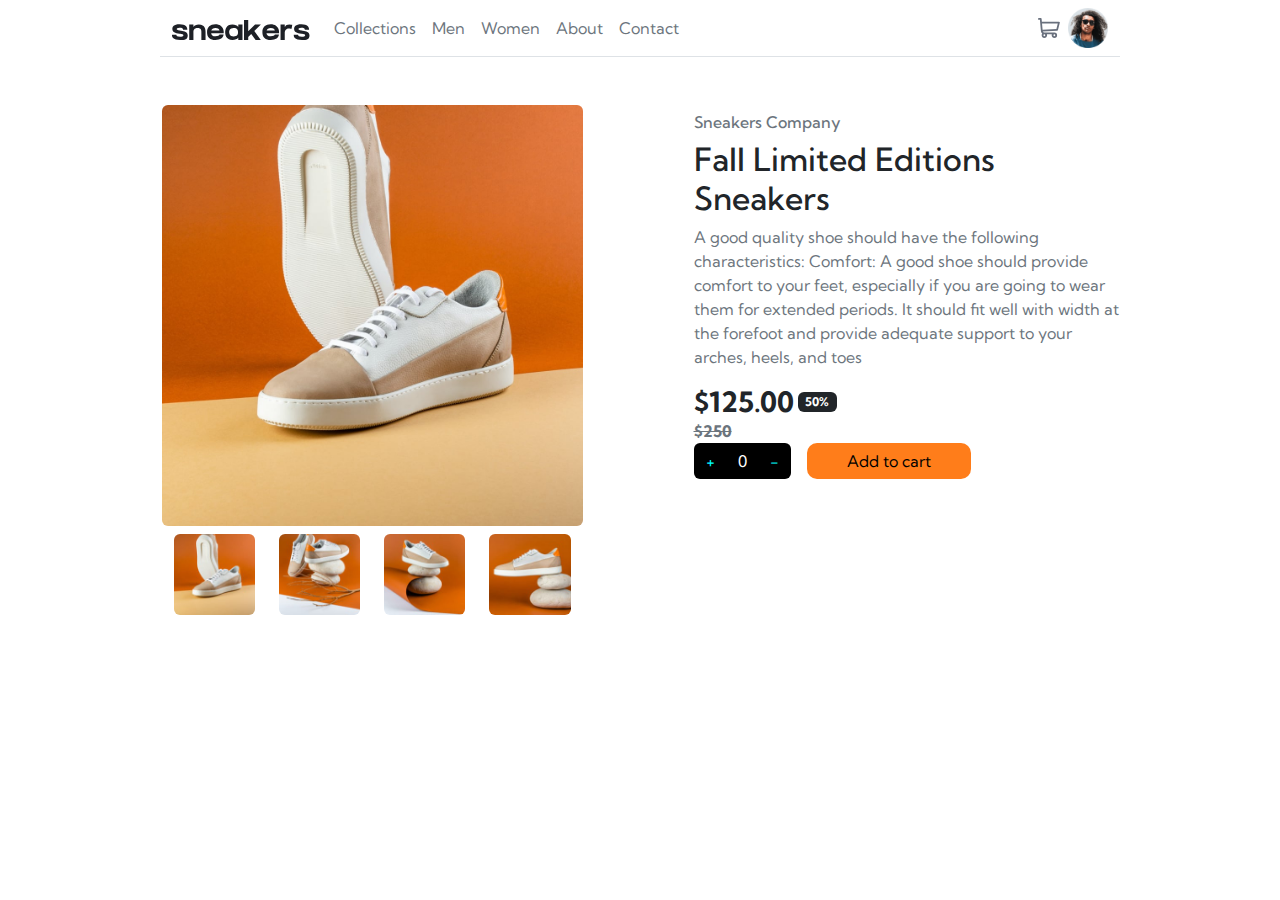
<file: index.html>
<!DOCTYPE html>
<html lang="en">
<head>
    <meta charset="UTF-8">
    <meta name="viewport" content="width=device-width, initial-scale=1.0">
    <link rel="stylesheet" href="assets/styles/bootstrap.min.css">
    <link rel="stylesheet" href="assets/scripts/sneekers.css">
    <link rel="preconnect" href="https://fonts.googleapis.com">
<link rel="preconnect" href="https://fonts.gstatic.com" crossorigin>
<link href="https://fonts.googleapis.com/css2?family=Kumbh+Sans:wght@100..900&display=swap" rel="stylesheet"> 
    <title>Snikers</title>
</head>
<body>
<!-- Navbar -->
 <div class="d-flex justify-content-center">
  <nav class="navbar navbar-expand-lg bg-white border-bottom w-75">
    <div class="container-fluid">
      <a class="navbar-brand" href="#"><img src="assets/images/logo.svg" alt=""></a>
      <button class="navbar-toggler" type="button" data-bs-toggle="collapse" data-bs-target="#navbarSupportedContent" aria-controls="navbarSupportedContent" aria-expanded="false" aria-label="Toggle navigation">
        <span class="navbar-toggler-icon"></span>
      </button>
      <div class="collapse navbar-collapse" id="navbarSupportedContent">
        <ul class="navbar-nav me-auto mb-2 mb-lg-0">
          <li class="nav-item">
            <a class="nav-link text-secondary" href="#">Collections</a>
          </li>
          <li class="nav-item">
            <a class="nav-link text-secondary" href="#">Men</a>
          </li>
  
          <li class="nav-item">
            <a class="nav-link text-secondary" href="#">Women</a>
          </li>
  
          <li class="nav-item">
            <a class="nav-link text-secondary" href="#">About</a>
          </li>
  
          <li class="nav-item">
            <a class="nav-link text-secondary" href="#">Contact</a>
          </li>
        </ul>
      <div class="d-flex align-items-center gap-2">
          <img src="assets/images/icon-cart.svg" alt="" data-bs-toggle="modal" data-bs-target="#cartModal">
          
        <img src="assets/images/image-avatar.png" width="40px" alt="">
      </div>
      </div>
    </div>
  </nav>
  
 </div>
<!-- Navbar -->
<!-- MainContent -->
 <div class="container p-5">
<div class="row gap-1 justify-content-around">
 <div class="col-12 col-md-5 d-flex flex-column justify-content-center align-items-center gap-2">
    <img src="assets/images/image-product-1.jpg" class="rounded" width="100%" alt="" id="mainImg" data-bs-toggle="modal" data-bs-target="#imageModal">
  <div class="row w-100 p-0 justify-content-center">
    <div class="col-3"><img class="rounded" src="assets/images/image-product-1-thumbnail.jpg" width="100%" onclick="changeImg('assets/images/image-product-1.jpg')" 
      alt=""></div>
    <div class="col-3"><img class="rounded" src="assets/images/image-product-2-thumbnail.jpg" width="100%" onclick="changeImg('assets/images/image-product-2.jpg')" 
      alt=""></div> 
    <div class="col-3"><img class="rounded" src="assets/images/image-product-3-thumbnail.jpg" width="100%" onclick="changeImg('assets/images/image-product-3.jpg')" 
      alt=""></div>
    <div class="col-3"><img class="rounded" src="assets/images/image-product-4-thumbnail.jpg" width="100%" onclick="changeImg('assets/images/image-product-4.jpg')" 
      alt=""></div>
  </div>
 </div>
 <div class="col-12 col-md-5 p-2">
  <h6 class="text-secondary">Sneakers Company</h6>
  <h2>Fall Limited Editions Sneakers</h2>
  <p class="text-secondary">A good quality shoe should have the following characteristics: Comfort: A good shoe
    should provide comfort to your feet, especially if you are going to wear them for extended periods. It should 
    fit well with width at the forefoot and provide adequate support to your arches, heels, and toes</p>
    <div class="d-flex align-items-center gap-1">
    <h3 class="m-0 fw-bold">
      $125.00
    </h3>
    <span class="badge bg-dark">50%</span>
  </div>
  <del class="text-secondary fw-bold">$250</del>
  <div class="d-flex gap-3">
    <div class="btn-group border-0" role="group" aria-label="Basic example">
      <button type="button" class="btn btn-dark increament">+</button>
      <button type="button" class="btn btn-dark border-0 bg-black text-aqua" id="result">0</button>
      <button type="button" class="btn btn-dark decreament">-</button>
    </div>
  <button class="addBTN">Add to cart</button>
    </div>
  </div>
 </div>
</div>

<!-- MainContent -->
<!-- image modal  -->
<!-- Button trigger modal -->


<!-- Modal -->
<div class="modal fade" id="imageModal" tabindex="-1" aria-labelledby="exampleModalLabel" aria-hidden="true">
  <div class="modal-dialog">
    <div class="modal-content bg-transparent border-0">
   
      <div class="modal-body border-0">
        <div id="carouselExample" class="carousel slide">
          <div class="carousel-inner">
            <div class="carousel-item active">
              <img src="assets/images/image-product-1.jpg" class="d-block w-100" alt="...">
            </div>
            <div class="carousel-item">
              <img src="assets/images/image-product-2.jpg" class="d-block w-100" alt="...">
            </div>
            <div class="carousel-item">
              <img src="assets/images/image-product-3.jpg" class="d-block w-100" alt="...">
            </div>
            <div class="carousel-item">
              <img src="assets/images/image-product-4-thumbnail.jpg" class="d-block w-100" alt="...">
            </div>
          </div>
          <button class="carousel-control-prev" type="button" data-bs-target="#carouselExample" data-bs-slide="prev">
            <span class="carousel-control-prev-icon" aria-hidden="true"></span>
            <span class="visually-hidden">Previous</span>
          </button>
          <button class="carousel-control-next" type="button" data-bs-target="#carouselExample" data-bs-slide="next">
            <span class="carousel-control-next-icon" aria-hidden="true"></span>
            <span class="visually-hidden">Next</span>
          </button>
        </div>
        <div class="row w-100 p-0 justify-content-center my-3">
          <div class="col-3"><img class="rounded" src="assets/images/image-product-1-thumbnail.jpg" width="100%"  
            alt=""></div>
          <div class="col-3"><img class="rounded" src="assets/images/image-product-2-thumbnail.jpg" width="100%" 
            alt=""></div> 
          <div class="col-3"><img class="rounded" src="assets/images/image-product-3-thumbnail.jpg" width="100%" 
            alt=""></div>
          <div class="col-3"><img class="rounded" src="assets/images/image-product-4-thumbnail.jpg" width="100%" 
            alt=""></div>
        </div>
      </div>
     
    </div>
  </div>
</div>
<!-- image modal  -->
<div class="modal fade" id="cartModal" tabindex="-1" aria-labelledby="exampleModalLabel" aria-hidden="true">
  <div class="modal-dialog">
    <div class="modal-content">
      <div class="modal-header">
        <h1 class="modal-title fs-5" id="exampleModalLabel">Sneakers</h1>
        <button type="button" class="btn-close" data-bs-dismiss="modal" aria-label="Close"></button>
      </div>
      <div class="modal-body">
        ...
      </div>
      <div>
        <button type="button" class="btn btn-secondary" data-bs-dismiss="modal">Close</button>
        <button type="button" class="btn btn-primary">Save changes</button>
      </div>
    </div>
  </div>
</div>
         <!-- cartModal -->
      <script src="assets/styles/bootstrap.min.js"></script>
      <script src="assets/styles/script.js"></script>
</body>
</html>
</file>
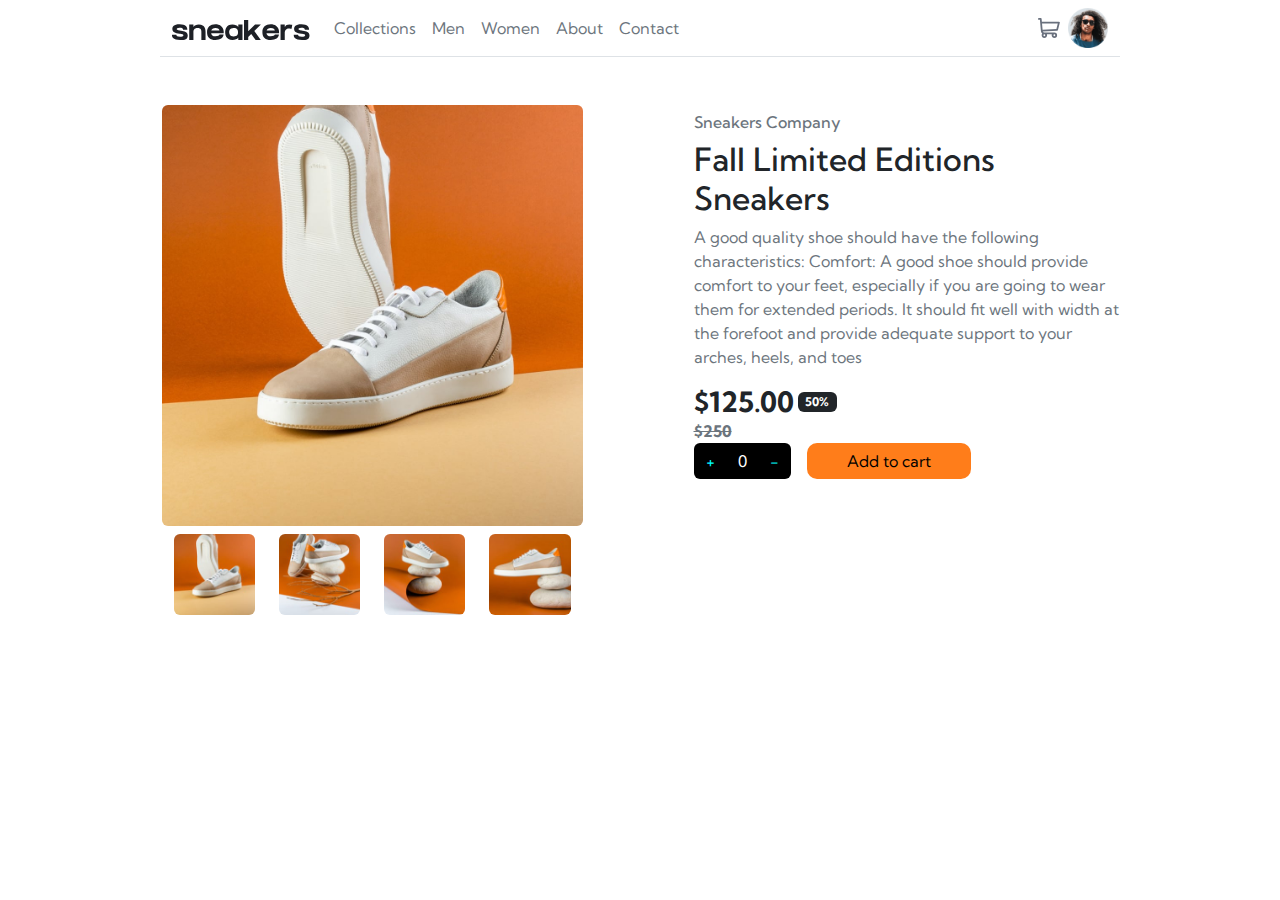
<file: sneekers.html>
<!DOCTYPE html>
<html lang="en">
<head>
    <meta charset="UTF-8">
    <meta name="viewport" content="width=device-width, initial-scale=1.0">
    <link rel="stylesheet" href="assets/styles/bootstrap.min.css">
    <link rel="stylesheet" href="assets/scripts/sneekers.css">
    <link rel="preconnect" href="https://fonts.googleapis.com">
<link rel="preconnect" href="https://fonts.gstatic.com" crossorigin>
<link href="https://fonts.googleapis.com/css2?family=Kumbh+Sans:wght@100..900&display=swap" rel="stylesheet"> 
    <title>Snikers</title>
</head>
<body>
<!-- Navbar -->
 <div class="d-flex justify-content-center">
  <nav class="navbar navbar-expand-lg bg-white border-bottom w-75">
    <div class="container-fluid">
      <a class="navbar-brand" href="#"><img src="assets/images/logo.svg" alt=""></a>
      <button class="navbar-toggler" type="button" data-bs-toggle="collapse" data-bs-target="#navbarSupportedContent" aria-controls="navbarSupportedContent" aria-expanded="false" aria-label="Toggle navigation">
        <span class="navbar-toggler-icon"></span>
      </button>
      <div class="collapse navbar-collapse" id="navbarSupportedContent">
        <ul class="navbar-nav me-auto mb-2 mb-lg-0">
          <li class="nav-item">
            <a class="nav-link text-secondary" href="#">Collections</a>
          </li>
          <li class="nav-item">
            <a class="nav-link text-secondary" href="#">Men</a>
          </li>
  
          <li class="nav-item">
            <a class="nav-link text-secondary" href="#">Women</a>
          </li>
  
          <li class="nav-item">
            <a class="nav-link text-secondary" href="#">About</a>
          </li>
  
          <li class="nav-item">
            <a class="nav-link text-secondary" href="#">Contact</a>
          </li>
        </ul>
      <div class="d-flex align-items-center gap-2">
          <img src="assets/images/icon-cart.svg" alt="" data-bs-toggle="modal" data-bs-target="#cartModal">
          
        <img src="assets/images/image-avatar.png" width="40px" alt="">
      </div>
      </div>
    </div>
  </nav>
  
 </div>
<!-- Navbar -->
<!-- MainContent -->
 <div class="container p-5">
<div class="row gap-1 justify-content-around">
 <div class="col-12 col-md-5 d-flex flex-column justify-content-center align-items-center gap-2">
    <img src="assets/images/image-product-1.jpg" class="rounded" width="100%" alt="" id="mainImg" data-bs-toggle="modal" data-bs-target="#imageModal">
  <div class="row w-100 p-0 justify-content-center">
    <div class="col-3"><img class="rounded" src="assets/images/image-product-1-thumbnail.jpg" width="100%" onclick="changeImg('assets/images/image-product-1.jpg')" 
      alt=""></div>
    <div class="col-3"><img class="rounded" src="assets/images/image-product-2-thumbnail.jpg" width="100%" onclick="changeImg('assets/images/image-product-2.jpg')" 
      alt=""></div> 
    <div class="col-3"><img class="rounded" src="assets/images/image-product-3-thumbnail.jpg" width="100%" onclick="changeImg('assets/images/image-product-3.jpg')" 
      alt=""></div>
    <div class="col-3"><img class="rounded" src="assets/images/image-product-4-thumbnail.jpg" width="100%" onclick="changeImg('assets/images/image-product-4.jpg')" 
      alt=""></div>
  </div>
 </div>
 <div class="col-12 col-md-5 p-2">
  <h6 class="text-secondary">Sneakers Company</h6>
  <h2>Fall Limited Editions Sneakers</h2>
  <p class="text-secondary">A good quality shoe should have the following characteristics: Comfort: A good shoe
    should provide comfort to your feet, especially if you are going to wear them for extended periods. It should 
    fit well with width at the forefoot and provide adequate support to your arches, heels, and toes</p>
    <div class="d-flex align-items-center gap-1">
    <h3 class="m-0 fw-bold">
      $125.00
    </h3>
    <span class="badge bg-dark">50%</span>
  </div>
  <del class="text-secondary fw-bold">$250</del>
  <div class="d-flex gap-3">
    <div class="btn-group border-0" role="group" aria-label="Basic example">
      <button type="button" class="btn btn-dark increament">+</button>
      <button type="button" class="btn btn-dark border-0 bg-black text-aqua" id="result">0</button>
      <button type="button" class="btn btn-dark decreament">-</button>
    </div>
  <button class="addBTN">Add to cart</button>
    </div>
  </div>
 </div>
</div>

<!-- MainContent -->
<!-- image modal  -->
<!-- Button trigger modal -->


<!-- Modal -->
<div class="modal fade" id="imageModal" tabindex="-1" aria-labelledby="exampleModalLabel" aria-hidden="true">
  <div class="modal-dialog">
    <div class="modal-content bg-transparent border-0">
   
      <div class="modal-body border-0">
        <div id="carouselExample" class="carousel slide">
          <div class="carousel-inner">
            <div class="carousel-item active">
              <img src="assets/images/image-product-1.jpg" class="d-block w-100" alt="...">
            </div>
            <div class="carousel-item">
              <img src="assets/images/image-product-2.jpg" class="d-block w-100" alt="...">
            </div>
            <div class="carousel-item">
              <img src="assets/images/image-product-3.jpg" class="d-block w-100" alt="...">
            </div>
            <div class="carousel-item">
              <img src="assets/images/image-product-4-thumbnail.jpg" class="d-block w-100" alt="...">
            </div>
          </div>
          <button class="carousel-control-prev" type="button" data-bs-target="#carouselExample" data-bs-slide="prev">
            <span class="carousel-control-prev-icon" aria-hidden="true"></span>
            <span class="visually-hidden">Previous</span>
          </button>
          <button class="carousel-control-next" type="button" data-bs-target="#carouselExample" data-bs-slide="next">
            <span class="carousel-control-next-icon" aria-hidden="true"></span>
            <span class="visually-hidden">Next</span>
          </button>
        </div>
        <div class="row w-100 p-0 justify-content-center my-3">
          <div class="col-3"><img class="rounded" src="assets/images/image-product-1-thumbnail.jpg" width="100%"  
            alt=""></div>
          <div class="col-3"><img class="rounded" src="assets/images/image-product-2-thumbnail.jpg" width="100%" 
            alt=""></div> 
          <div class="col-3"><img class="rounded" src="assets/images/image-product-3-thumbnail.jpg" width="100%" 
            alt=""></div>
          <div class="col-3"><img class="rounded" src="assets/images/image-product-4-thumbnail.jpg" width="100%" 
            alt=""></div>
        </div>
      </div>
     
    </div>
  </div>
</div>
<!-- image modal  -->
<div class="modal fade" id="cartModal" tabindex="-1" aria-labelledby="exampleModalLabel" aria-hidden="true">
  <div class="modal-dialog">
    <div class="modal-content">
      <div class="modal-header">
        <h1 class="modal-title fs-5" id="exampleModalLabel">Sneakers</h1>
        <button type="button" class="btn-close" data-bs-dismiss="modal" aria-label="Close"></button>
      </div>
      <div class="modal-body">
        ...
      </div>
      <div>
        <button type="button" class="btn btn-secondary" data-bs-dismiss="modal">Close</button>
        <button type="button" class="btn btn-primary">Save changes</button>
      </div>
    </div>
  </div>
</div>
         <!-- cartModal -->
      <script src="assets/styles/bootstrap.min.js"></script>
      <script src="assets/styles/script.js"></script>
</body>
</html>
</file>
<file: assets/scripts/sneekers.css>
*{
    font-family: "Kumbh Sans", sans-serif;
}
a {
    position: relative;
}

a::before{
    content: '';
    position: absolute;
    bottom: -10px;
    left: 0;
    display: none;
    background-color: hsl(26, 100%, 55%);
    width: 100%;
    height: 1px;
}

a:hover::before{
    display: inline-block;
}

.addBTN{
    color: black;
    border: 0;
    border-radius: 10px;
    padding: 5px 40px;
    background-color: hsl(26, 100%, 55%);
}

.decreament,.increament{
    background-color: black;
    color: aqua;
    border: 0 !important;
}
</file>
